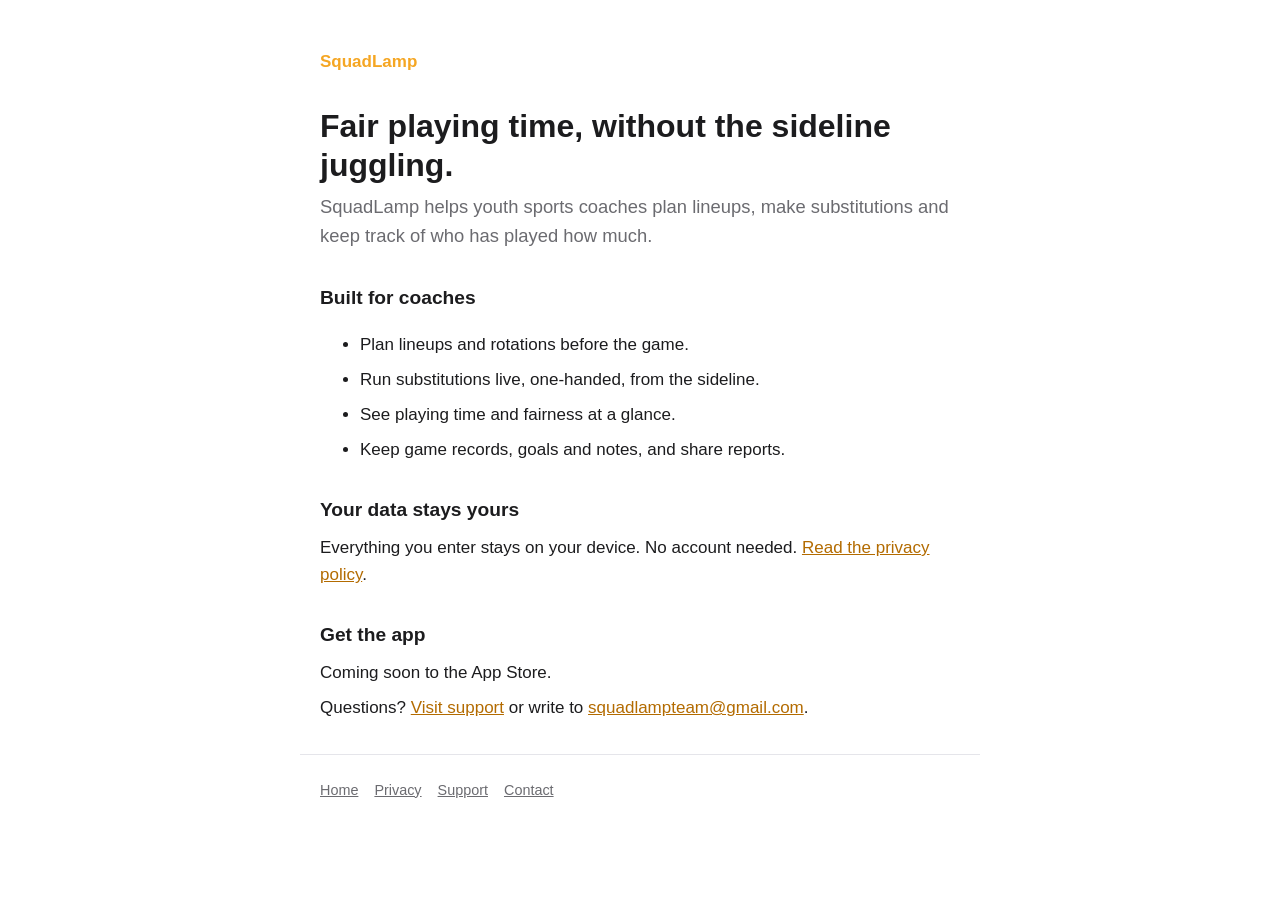
<file: index.html>
<!doctype html>
<html lang="en"><head><meta charset="utf-8"><meta name="viewport" content="width=device-width,initial-scale=1">
<title>SquadLamp: fair playing time for youth sports</title>
<meta name="description" content="SquadLamp helps youth sports coaches plan lineups, track playing time and keep game records.">
<link rel="stylesheet" href="/style.css"></head><body><main>
<a class="brand" href="/">SquadLamp</a>
<h1>Fair playing time, without the sideline juggling.</h1>
<p class="tag">SquadLamp helps youth sports coaches plan lineups, make substitutions and keep track of who has played how much.</p>
<h2>Built for coaches</h2>
<ul>
<li>Plan lineups and rotations before the game.</li>
<li>Run substitutions live, one-handed, from the sideline.</li>
<li>See playing time and fairness at a glance.</li>
<li>Keep game records, goals and notes, and share reports.</li>
</ul>
<h2>Your data stays yours</h2>
<p>Everything you enter stays on your device. No account needed. <a href="/privacy/">Read the privacy policy</a>.</p>
<h2>Get the app</h2>
<p>Coming soon to the App Store.</p>
<p>Questions? <a href="/support/">Visit support</a> or write to <a href="mailto:squadlampteam@gmail.com">squadlampteam@gmail.com</a>.</p>
</main><footer><a href="/">Home</a><a href="/privacy/">Privacy</a><a href="/support/">Support</a><a href="mailto:squadlampteam@gmail.com">Contact</a></footer></body></html>
</file>
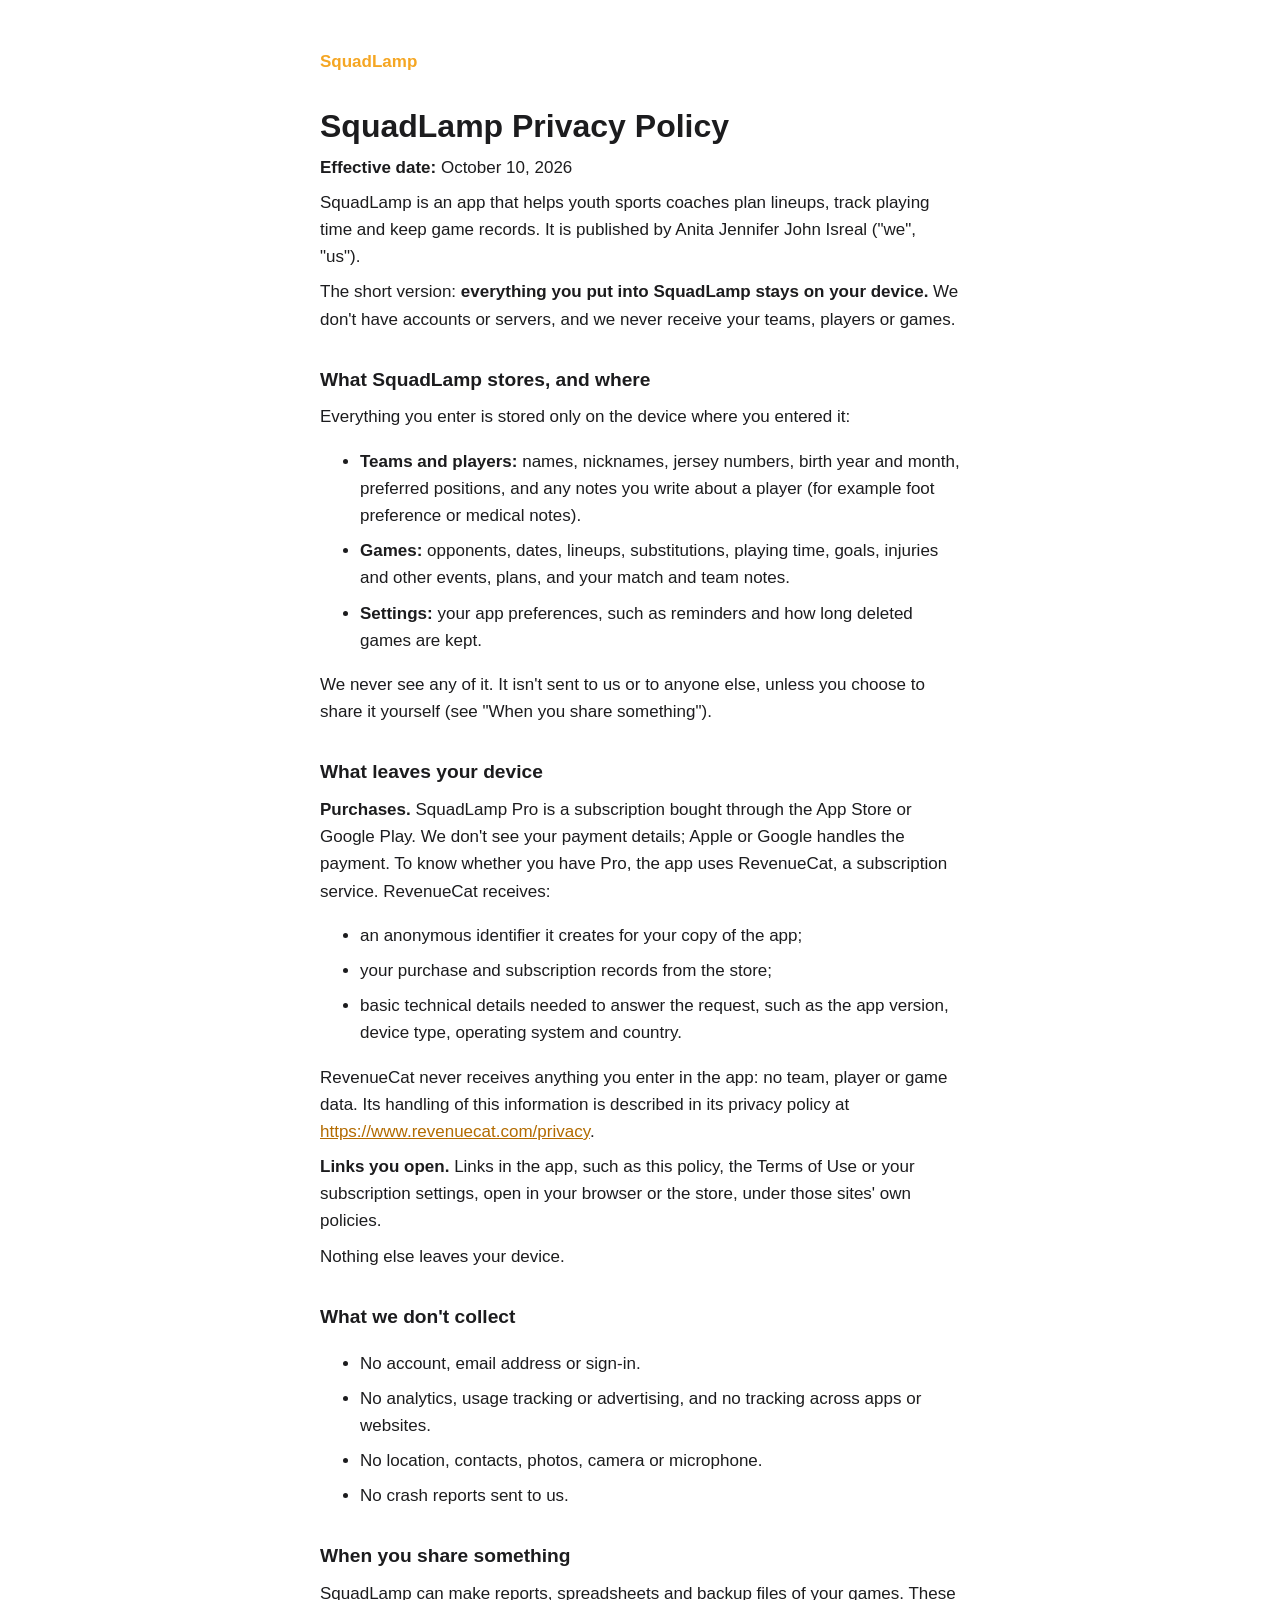
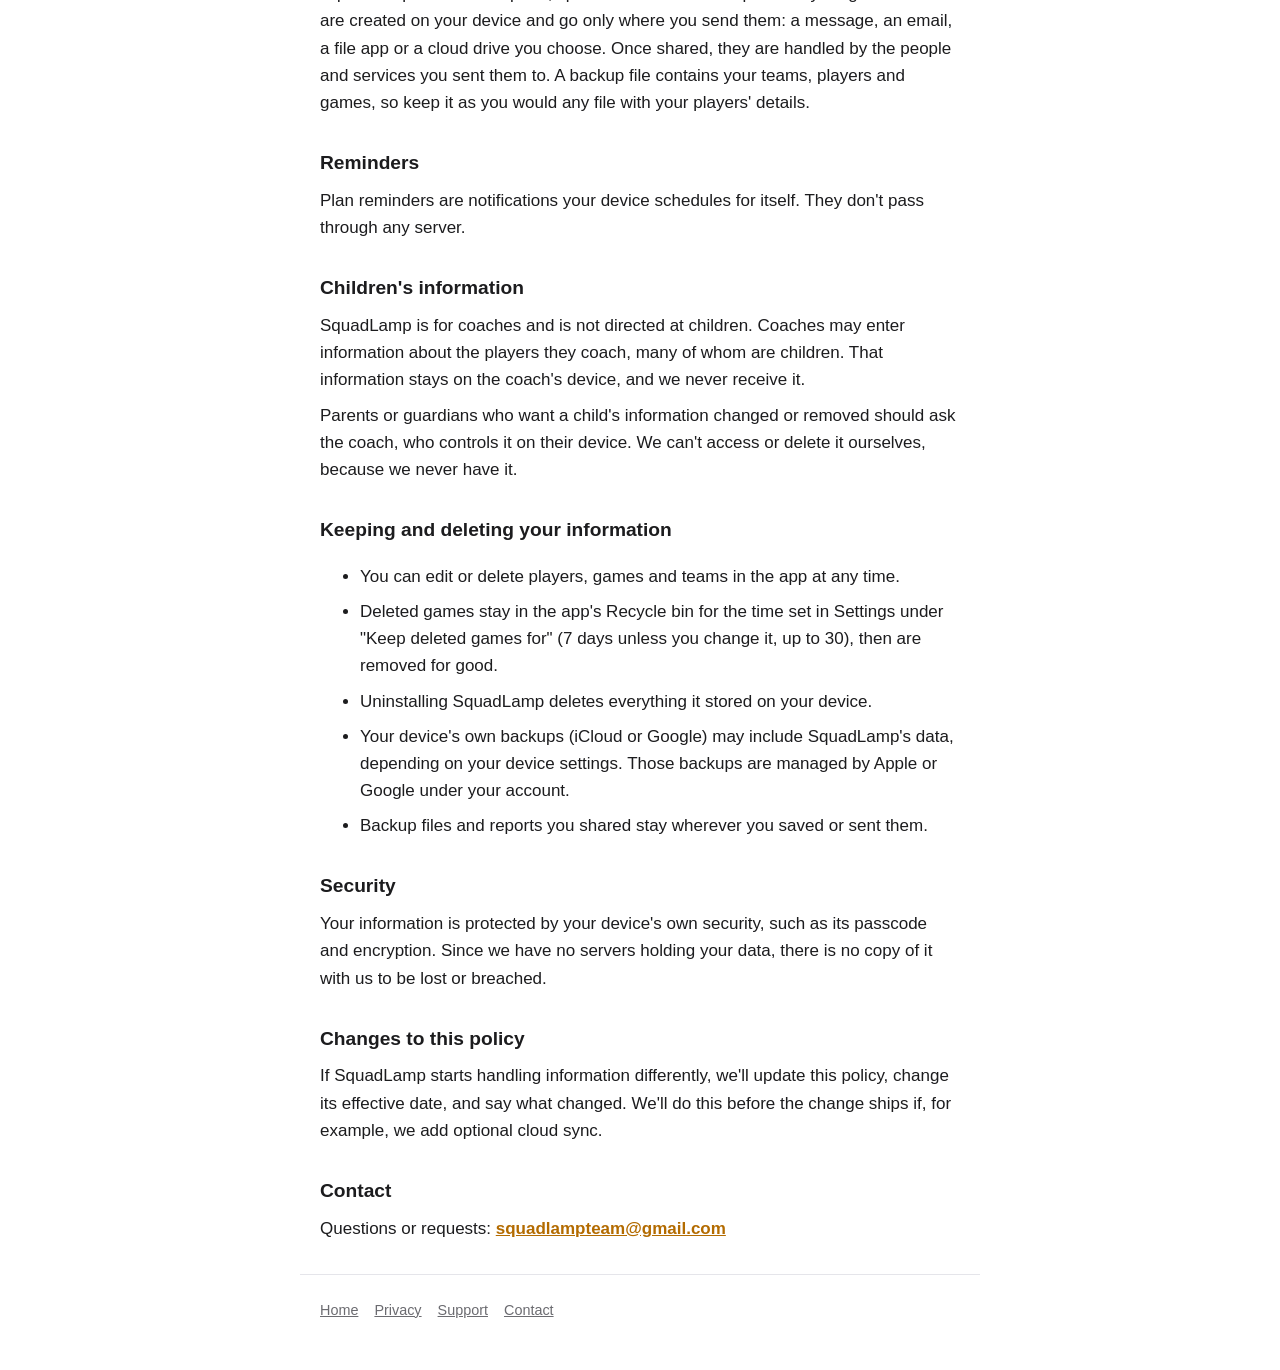
<file: privacy/index.html>
<!doctype html>
<html lang="en"><head><meta charset="utf-8"><meta name="viewport" content="width=device-width,initial-scale=1">
<title>SquadLamp Privacy Policy</title>
<link rel="stylesheet" href="/style.css"></head><body><main>
<a class="brand" href="/">SquadLamp</a>
<h1>SquadLamp Privacy Policy</h1>
<p><strong>Effective date:</strong> October 10, 2026</p>
<p>SquadLamp is an app that helps youth sports coaches plan lineups, track playing time and keep game records. It is published by Anita Jennifer John Isreal ("we", "us").</p>
<p>The short version: <strong>everything you put into SquadLamp stays on your device.</strong> We don't have accounts or servers, and we never receive your teams, players or games.</p>
<h2>What SquadLamp stores, and where</h2>
<p>Everything you enter is stored only on the device where you entered it:</p>
<ul><li><strong>Teams and players:</strong> names, nicknames, jersey numbers, birth year and month, preferred positions, and any notes you write about a player (for example foot preference or medical notes).</li><li><strong>Games:</strong> opponents, dates, lineups, substitutions, playing time, goals, injuries and other events, plans, and your match and team notes.</li><li><strong>Settings:</strong> your app preferences, such as reminders and how long deleted games are kept.</li></ul>
<p>We never see any of it. It isn't sent to us or to anyone else, unless you choose to share it yourself (see "When you share something").</p>
<h2>What leaves your device</h2>
<p><strong>Purchases.</strong> SquadLamp Pro is a subscription bought through the App Store or Google Play. We don't see your payment details; Apple or Google handles the payment. To know whether you have Pro, the app uses RevenueCat, a subscription service. RevenueCat receives:</p>
<ul><li>an anonymous identifier it creates for your copy of the app;</li><li>your purchase and subscription records from the store;</li><li>basic technical details needed to answer the request, such as the app version, device type, operating system and country.</li></ul>
<p>RevenueCat never receives anything you enter in the app: no team, player or game data. Its handling of this information is described in its privacy policy at <a href="https://www.revenuecat.com/privacy">https://www.revenuecat.com/privacy</a>.</p>
<p><strong>Links you open.</strong> Links in the app, such as this policy, the Terms of Use or your subscription settings, open in your browser or the store, under those sites' own policies.</p>
<p>Nothing else leaves your device.</p>
<h2>What we don't collect</h2>
<ul><li>No account, email address or sign-in.</li><li>No analytics, usage tracking or advertising, and no tracking across apps or websites.</li><li>No location, contacts, photos, camera or microphone.</li><li>No crash reports sent to us.</li></ul>
<h2>When you share something</h2>
<p>SquadLamp can make reports, spreadsheets and backup files of your games. These are created on your device and go only where you send them: a message, an email, a file app or a cloud drive you choose. Once shared, they are handled by the people and services you sent them to. A backup file contains your teams, players and games, so keep it as you would any file with your players' details.</p>
<h2>Reminders</h2>
<p>Plan reminders are notifications your device schedules for itself. They don't pass through any server.</p>
<h2>Children's information</h2>
<p>SquadLamp is for coaches and is not directed at children. Coaches may enter information about the players they coach, many of whom are children. That information stays on the coach's device, and we never receive it.</p>
<p>Parents or guardians who want a child's information changed or removed should ask the coach, who controls it on their device. We can't access or delete it ourselves, because we never have it.</p>
<h2>Keeping and deleting your information</h2>
<ul><li>You can edit or delete players, games and teams in the app at any time.</li><li>Deleted games stay in the app's Recycle bin for the time set in Settings under "Keep deleted games for" (7 days unless you change it, up to 30), then are removed for good.</li><li>Uninstalling SquadLamp deletes everything it stored on your device.</li><li>Your device's own backups (iCloud or Google) may include SquadLamp's data, depending on your device settings. Those backups are managed by Apple or Google under your account.</li><li>Backup files and reports you shared stay wherever you saved or sent them.</li></ul>
<h2>Security</h2>
<p>Your information is protected by your device's own security, such as its passcode and encryption. Since we have no servers holding your data, there is no copy of it with us to be lost or breached.</p>
<h2>Changes to this policy</h2>
<p>If SquadLamp starts handling information differently, we'll update this policy, change its effective date, and say what changed. We'll do this before the change ships if, for example, we add optional cloud sync.</p>
<h2>Contact</h2>
<p>Questions or requests: <strong><a href="mailto:squadlampteam@gmail.com">squadlampteam@gmail.com</a></strong></p>
</main><footer><a href="/">Home</a><a href="/privacy/">Privacy</a><a href="/support/">Support</a><a href="mailto:squadlampteam@gmail.com">Contact</a></footer></body></html>
</file>
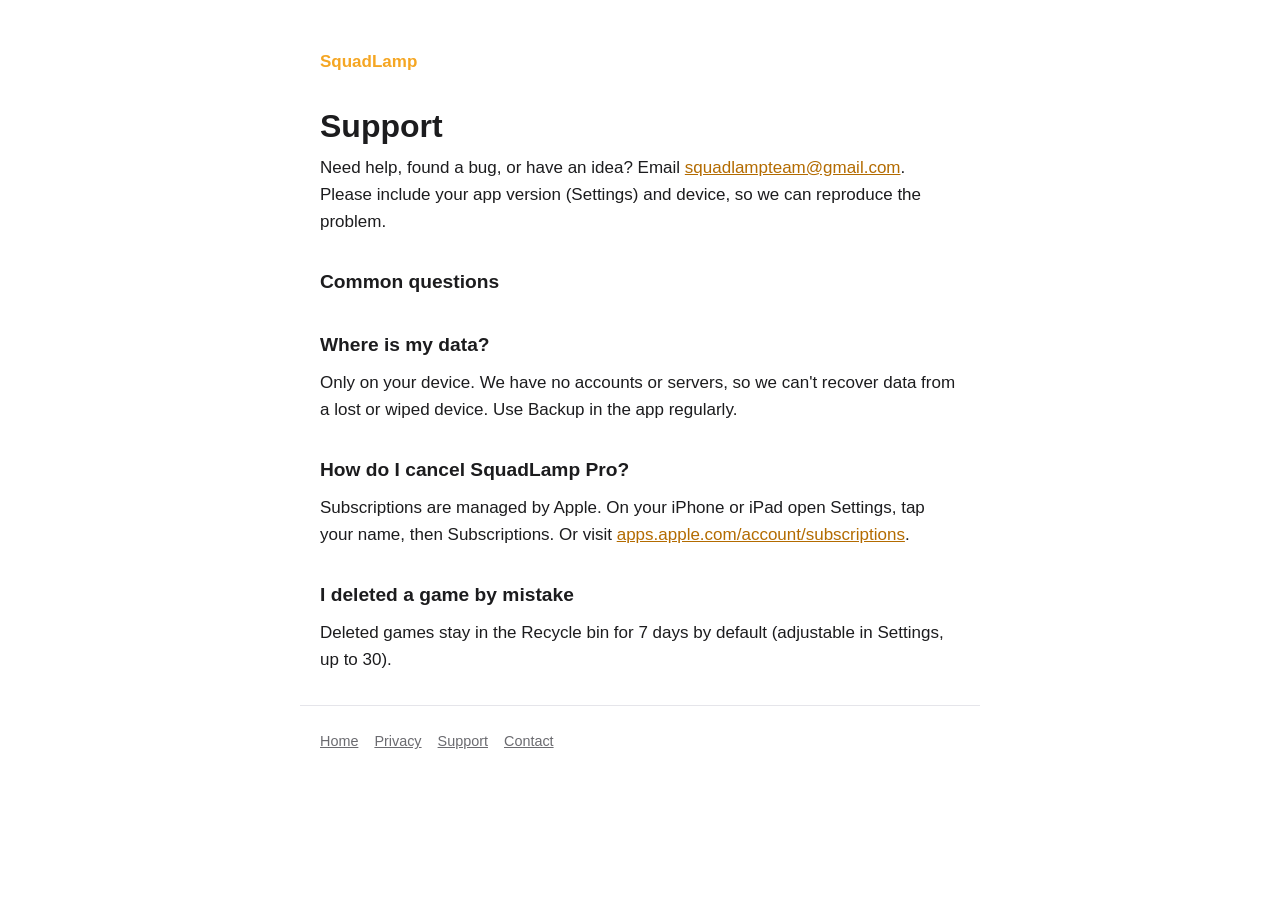
<file: support/index.html>
<!doctype html>
<html lang="en"><head><meta charset="utf-8"><meta name="viewport" content="width=device-width,initial-scale=1">
<title>SquadLamp Support</title>
<link rel="stylesheet" href="/style.css"></head><body><main>
<a class="brand" href="/">SquadLamp</a>
<h1>Support</h1>
<p>Need help, found a bug, or have an idea? Email <a href="mailto:squadlampteam@gmail.com">squadlampteam@gmail.com</a>. Please include your app version (Settings) and device, so we can reproduce the problem.</p>
<h2>Common questions</h2>
<h2>Where is my data?</h2>
<p>Only on your device. We have no accounts or servers, so we can't recover data from a lost or wiped device. Use Backup in the app regularly.</p>
<h2>How do I cancel SquadLamp Pro?</h2>
<p>Subscriptions are managed by Apple. On your iPhone or iPad open Settings, tap your name, then Subscriptions. Or visit <a href="https://apps.apple.com/account/subscriptions">apps.apple.com/account/subscriptions</a>.</p>
<h2>I deleted a game by mistake</h2>
<p>Deleted games stay in the Recycle bin for 7 days by default (adjustable in Settings, up to 30).</p>
</main><footer><a href="/">Home</a><a href="/privacy/">Privacy</a><a href="/support/">Support</a><a href="mailto:squadlampteam@gmail.com">Contact</a></footer></body></html>
</file>
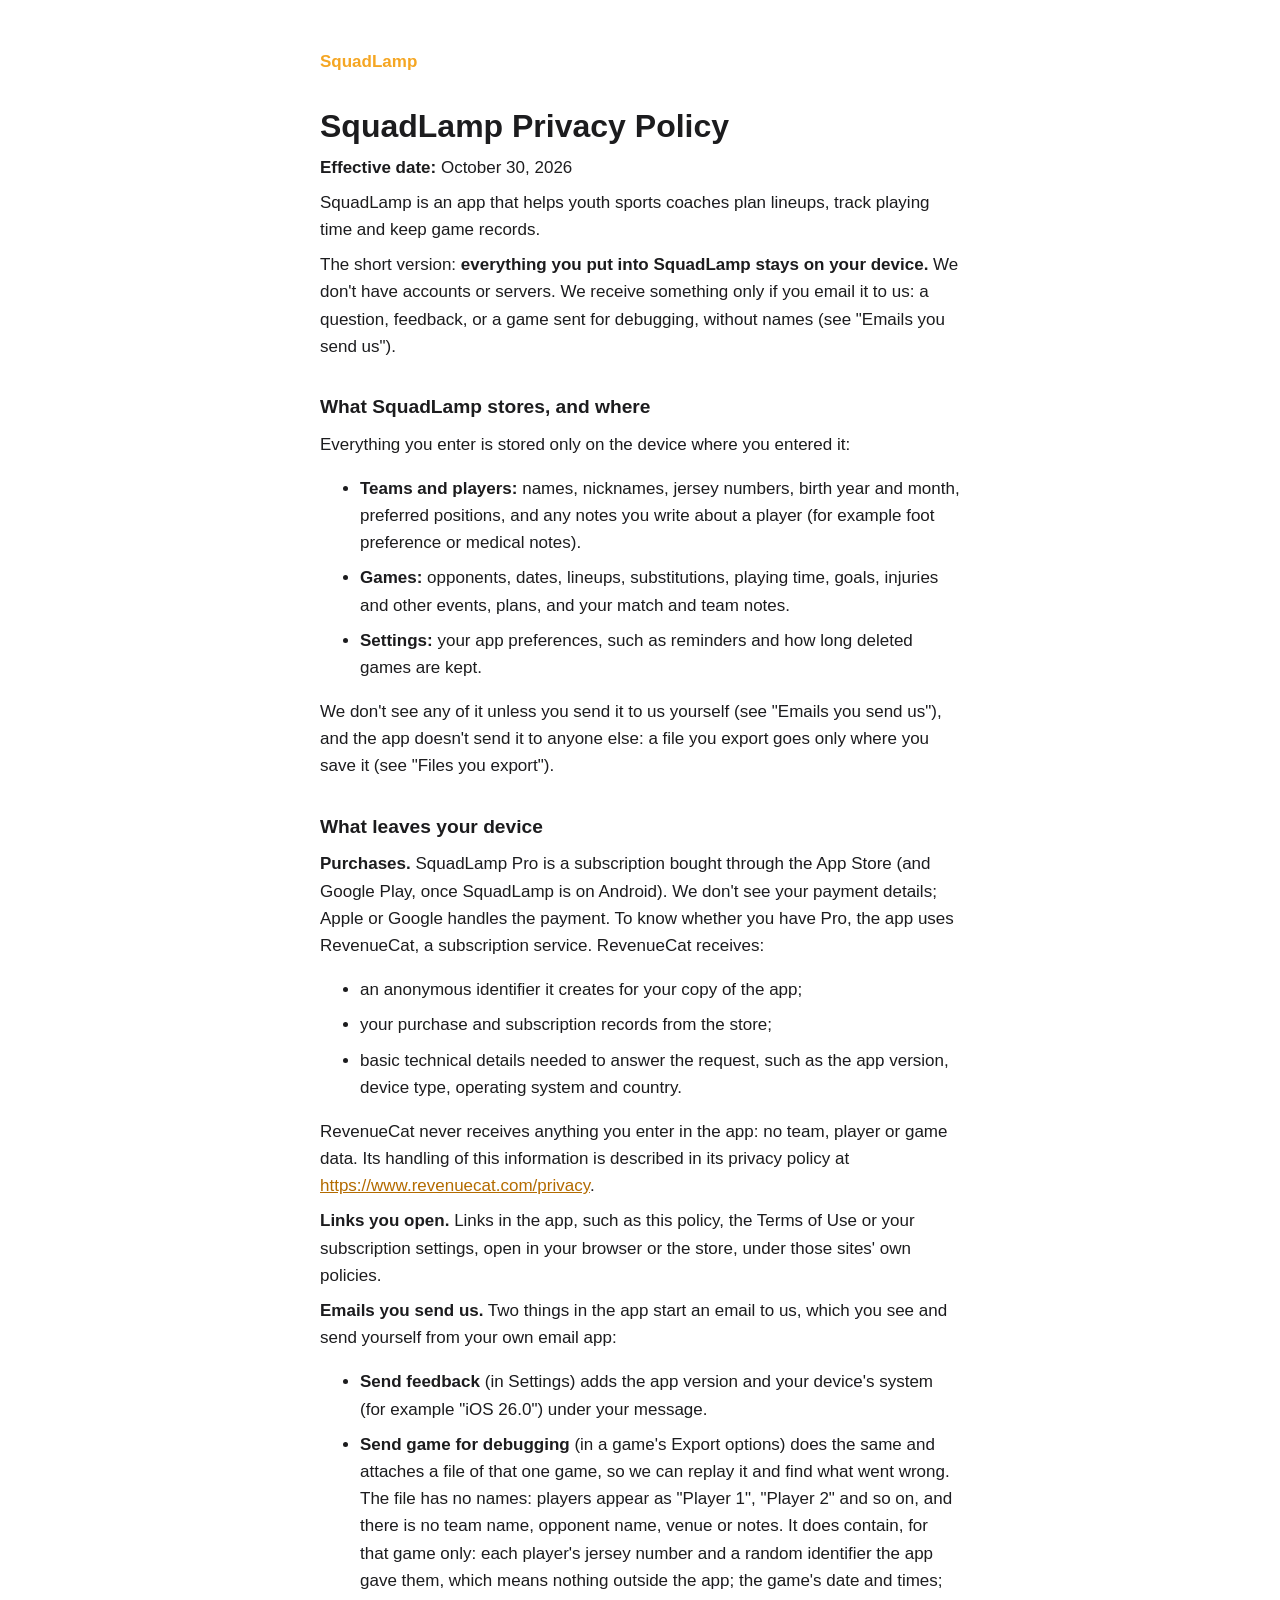
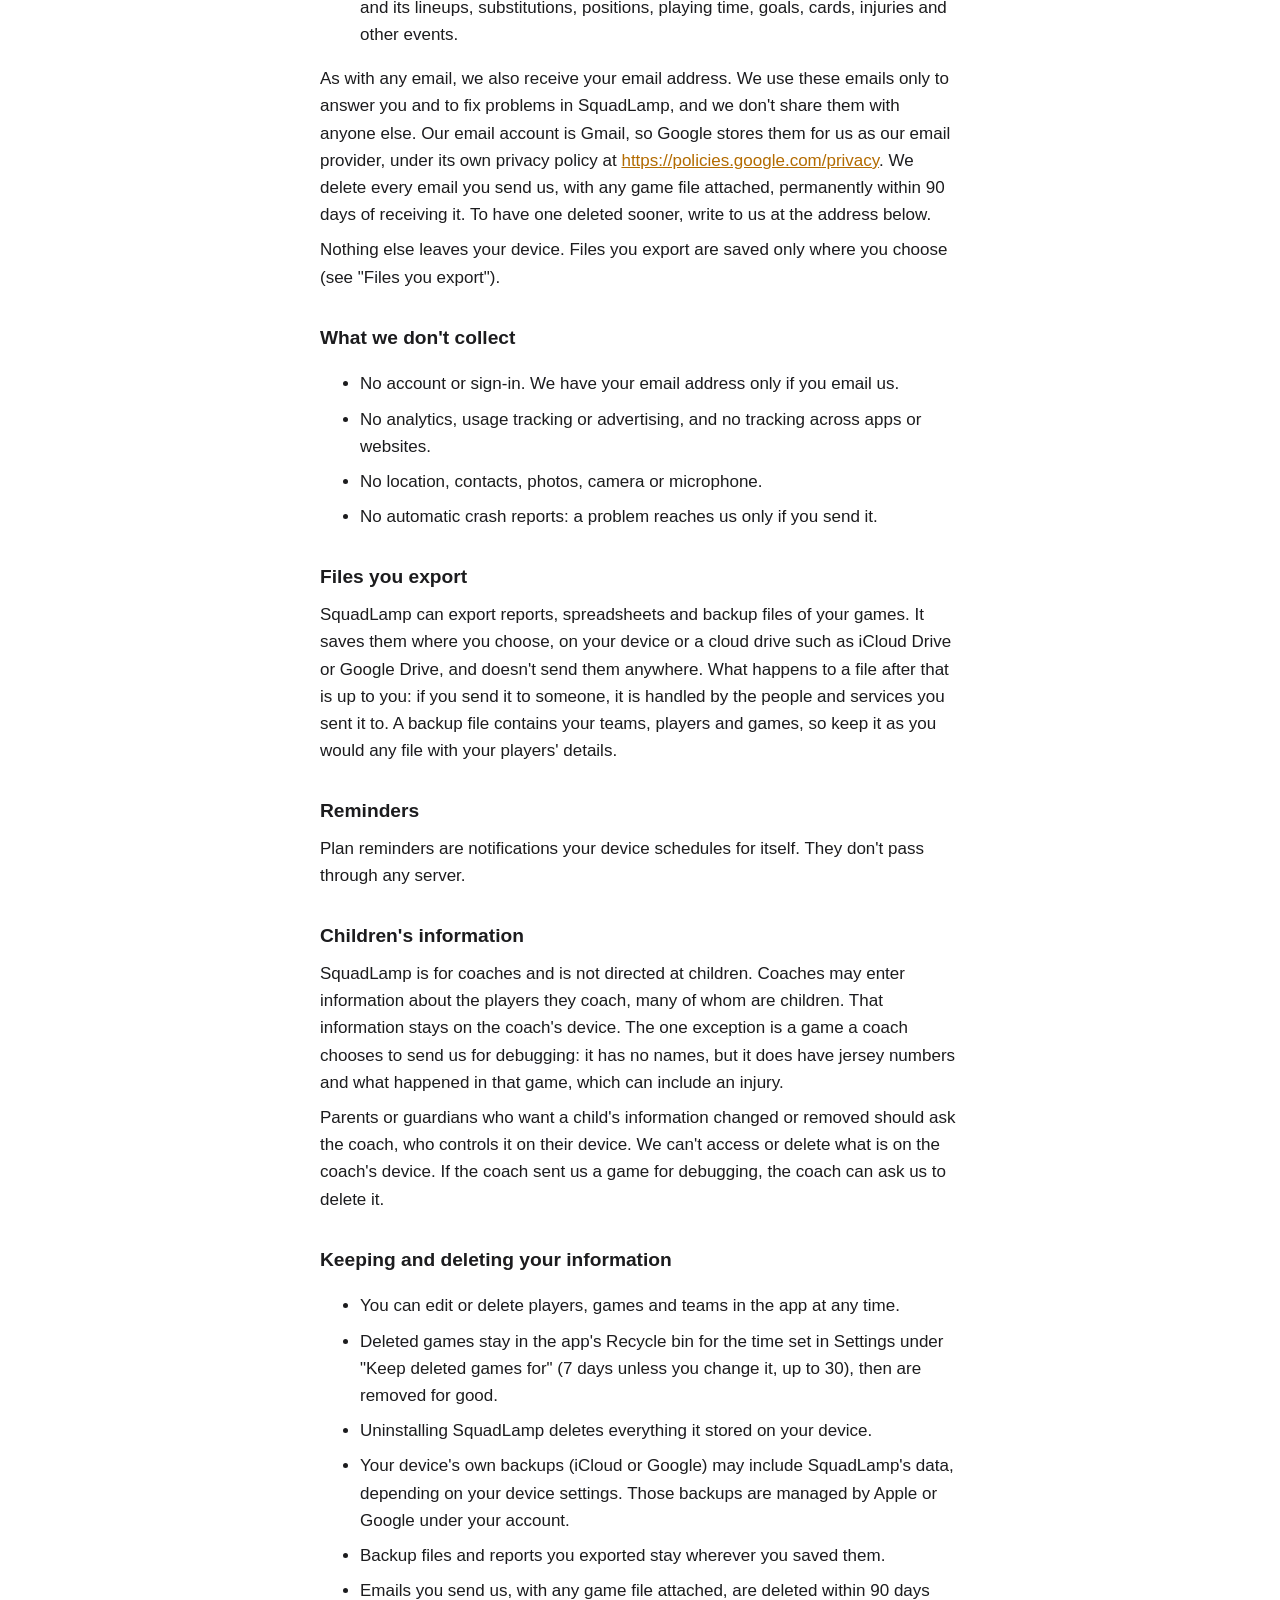
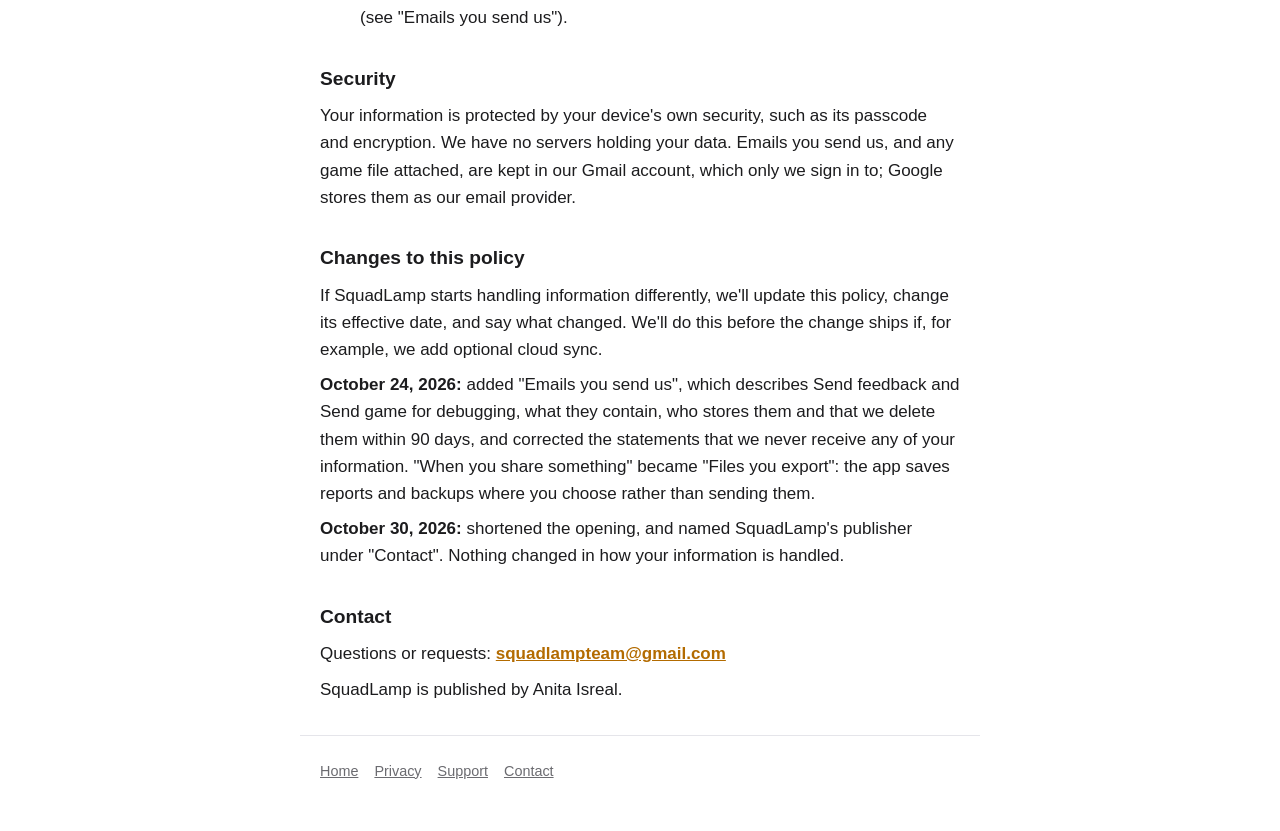
<file: public/privacy/index.html>
<!doctype html>
<html lang="en"><head><meta charset="utf-8"><meta name="viewport" content="width=device-width,initial-scale=1">
<title>SquadLamp Privacy Policy</title>
<link rel="stylesheet" href="/style.css"></head><body><main>
<a class="brand" href="/">SquadLamp</a>
<h1>SquadLamp Privacy Policy</h1>
<p><strong>Effective date:</strong> October 30, 2026</p>
<p>SquadLamp is an app that helps youth sports coaches plan lineups, track playing time and keep game records.</p>
<p>The short version: <strong>everything you put into SquadLamp stays on your device.</strong> We don't have accounts or servers. We receive something only if you email it to us: a question, feedback, or a game sent for debugging, without names (see "Emails you send us").</p>
<h2>What SquadLamp stores, and where</h2>
<p>Everything you enter is stored only on the device where you entered it:</p>
<ul><li><strong>Teams and players:</strong> names, nicknames, jersey numbers, birth year and month, preferred positions, and any notes you write about a player (for example foot preference or medical notes).</li><li><strong>Games:</strong> opponents, dates, lineups, substitutions, playing time, goals, injuries and other events, plans, and your match and team notes.</li><li><strong>Settings:</strong> your app preferences, such as reminders and how long deleted games are kept.</li></ul>
<p>We don't see any of it unless you send it to us yourself (see "Emails you send us"), and the app doesn't send it to anyone else: a file you export goes only where you save it (see "Files you export").</p>
<h2>What leaves your device</h2>
<p><strong>Purchases.</strong> SquadLamp Pro is a subscription bought through the App Store (and Google Play, once SquadLamp is on Android). We don't see your payment details; Apple or Google handles the payment. To know whether you have Pro, the app uses RevenueCat, a subscription service. RevenueCat receives:</p>
<ul><li>an anonymous identifier it creates for your copy of the app;</li><li>your purchase and subscription records from the store;</li><li>basic technical details needed to answer the request, such as the app version, device type, operating system and country.</li></ul>
<p>RevenueCat never receives anything you enter in the app: no team, player or game data. Its handling of this information is described in its privacy policy at <a href="https://www.revenuecat.com/privacy">https://www.revenuecat.com/privacy</a>.</p>
<p><strong>Links you open.</strong> Links in the app, such as this policy, the Terms of Use or your subscription settings, open in your browser or the store, under those sites' own policies.</p>
<p><strong>Emails you send us.</strong> Two things in the app start an email to us, which you see and send yourself from your own email app:</p>
<ul><li><strong>Send feedback</strong> (in Settings) adds the app version and your device's system (for example "iOS 26.0") under your message.</li><li><strong>Send game for debugging</strong> (in a game's Export options) does the same and attaches a file of that one game, so we can replay it and find what went wrong. The file has no names: players appear as "Player 1", "Player 2" and so on, and there is no team name, opponent name, venue or notes. It does contain, for that game only: each player's jersey number and a random identifier the app gave them, which means nothing outside the app; the game's date and times; and its lineups, substitutions, positions, playing time, goals, cards, injuries and other events.</li></ul>
<p>As with any email, we also receive your email address. We use these emails only to answer you and to fix problems in SquadLamp, and we don't share them with anyone else. Our email account is Gmail, so Google stores them for us as our email provider, under its own privacy policy at <a href="https://policies.google.com/privacy">https://policies.google.com/privacy</a>. We delete every email you send us, with any game file attached, permanently within 90 days of receiving it. To have one deleted sooner, write to us at the address below.</p>
<p>Nothing else leaves your device. Files you export are saved only where you choose (see "Files you export").</p>
<h2>What we don't collect</h2>
<ul><li>No account or sign-in. We have your email address only if you email us.</li><li>No analytics, usage tracking or advertising, and no tracking across apps or websites.</li><li>No location, contacts, photos, camera or microphone.</li><li>No automatic crash reports: a problem reaches us only if you send it.</li></ul>
<h2>Files you export</h2>
<p>SquadLamp can export reports, spreadsheets and backup files of your games. It saves them where you choose, on your device or a cloud drive such as iCloud Drive or Google Drive, and doesn't send them anywhere. What happens to a file after that is up to you: if you send it to someone, it is handled by the people and services you sent it to. A backup file contains your teams, players and games, so keep it as you would any file with your players' details.</p>
<h2>Reminders</h2>
<p>Plan reminders are notifications your device schedules for itself. They don't pass through any server.</p>
<h2>Children's information</h2>
<p>SquadLamp is for coaches and is not directed at children. Coaches may enter information about the players they coach, many of whom are children. That information stays on the coach's device. The one exception is a game a coach chooses to send us for debugging: it has no names, but it does have jersey numbers and what happened in that game, which can include an injury.</p>
<p>Parents or guardians who want a child's information changed or removed should ask the coach, who controls it on their device. We can't access or delete what is on the coach's device. If the coach sent us a game for debugging, the coach can ask us to delete it.</p>
<h2>Keeping and deleting your information</h2>
<ul><li>You can edit or delete players, games and teams in the app at any time.</li><li>Deleted games stay in the app's Recycle bin for the time set in Settings under "Keep deleted games for" (7 days unless you change it, up to 30), then are removed for good.</li><li>Uninstalling SquadLamp deletes everything it stored on your device.</li><li>Your device's own backups (iCloud or Google) may include SquadLamp's data, depending on your device settings. Those backups are managed by Apple or Google under your account.</li><li>Backup files and reports you exported stay wherever you saved them.</li><li>Emails you send us, with any game file attached, are deleted within 90 days (see "Emails you send us").</li></ul>
<h2>Security</h2>
<p>Your information is protected by your device's own security, such as its passcode and encryption. We have no servers holding your data. Emails you send us, and any game file attached, are kept in our Gmail account, which only we sign in to; Google stores them as our email provider.</p>
<h2>Changes to this policy</h2>
<p>If SquadLamp starts handling information differently, we'll update this policy, change its effective date, and say what changed. We'll do this before the change ships if, for example, we add optional cloud sync.</p>
<p><strong>October 24, 2026:</strong> added "Emails you send us", which describes Send feedback and Send game for debugging, what they contain, who stores them and that we delete them within 90 days, and corrected the statements that we never receive any of your information. "When you share something" became "Files you export": the app saves reports and backups where you choose rather than sending them.</p>
<p><strong>October 30, 2026:</strong> shortened the opening, and named SquadLamp's publisher under "Contact". Nothing changed in how your information is handled.</p>
<h2>Contact</h2>
<p>Questions or requests: <strong><a href="mailto:squadlampteam@gmail.com">squadlampteam@gmail.com</a></strong></p>
<p>SquadLamp is published by Anita Isreal.</p>
</main><footer><a href="/">Home</a><a href="/privacy/">Privacy</a><a href="/support/">Support</a><a href="mailto:squadlampteam@gmail.com">Contact</a></footer></body></html>
</file>
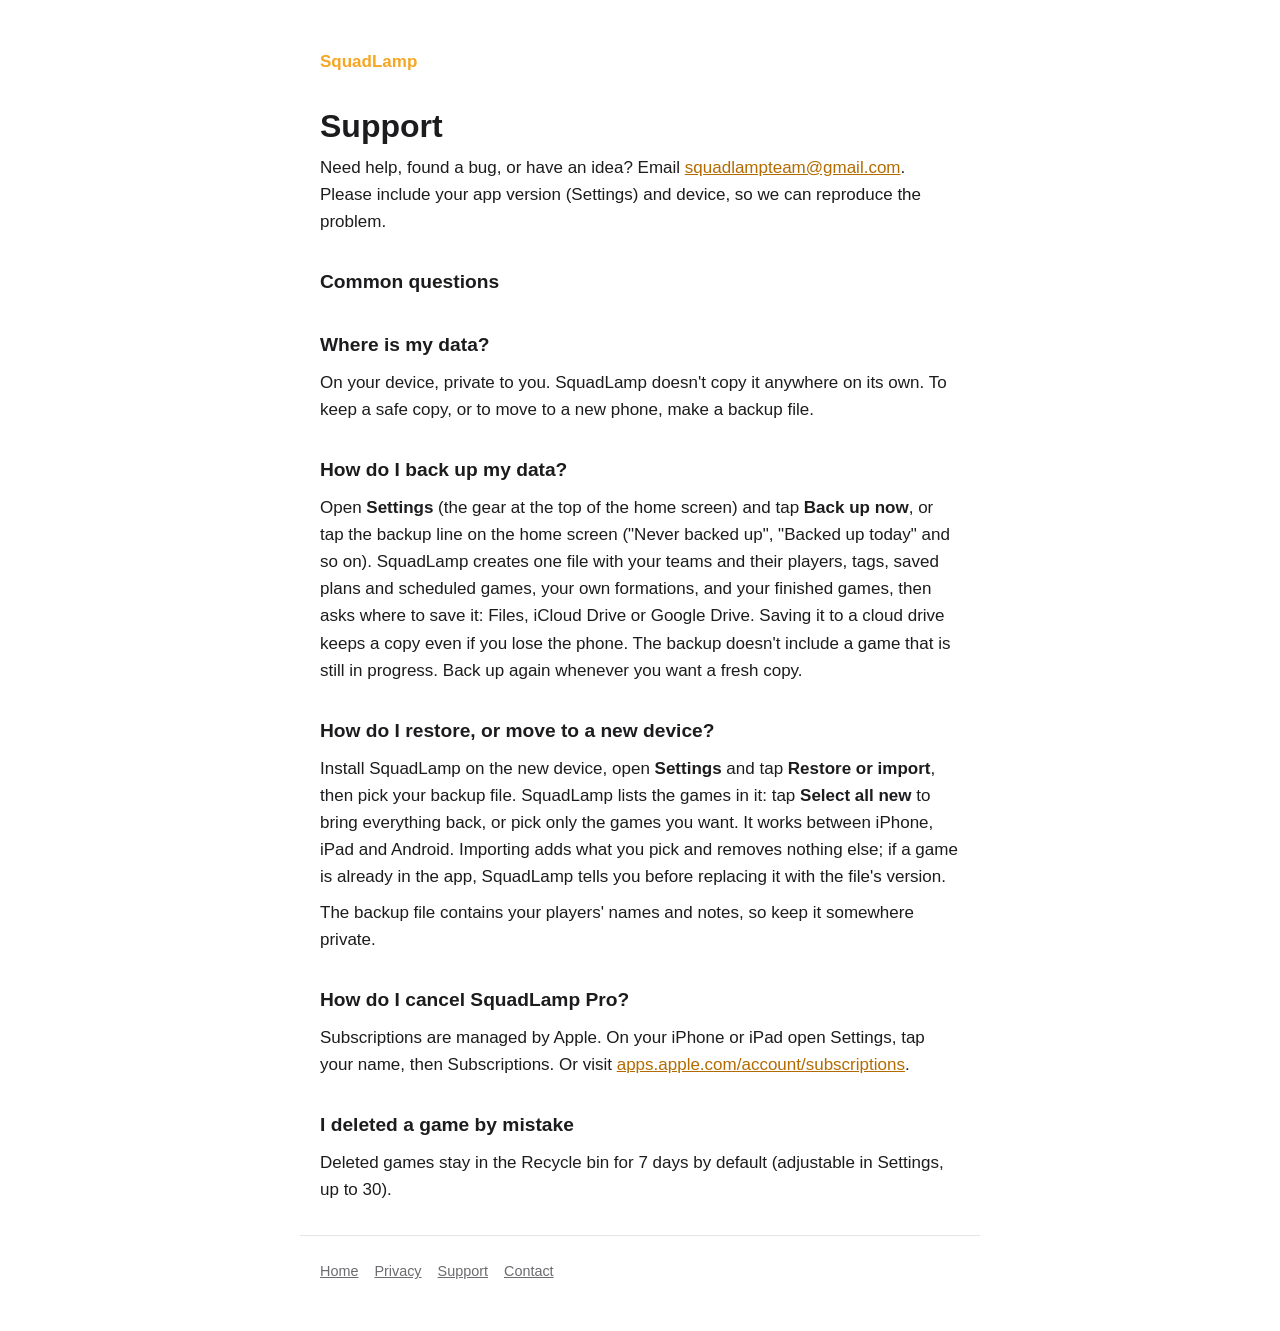
<file: public/support/index.html>
<!doctype html>
<html lang="en"><head><meta charset="utf-8"><meta name="viewport" content="width=device-width,initial-scale=1">
<title>SquadLamp Support</title>
<link rel="stylesheet" href="/style.css"></head><body><main>
<a class="brand" href="/">SquadLamp</a>
<h1>Support</h1>
<p>Need help, found a bug, or have an idea? Email <a href="mailto:squadlampteam@gmail.com">squadlampteam@gmail.com</a>. Please include your app version (Settings) and device, so we can reproduce the problem.</p>
<h2>Common questions</h2>
<h2>Where is my data?</h2>
<p>On your device, private to you. SquadLamp doesn't copy it anywhere on its own. To keep a safe copy, or to move to a new phone, make a backup file.</p>
<h2>How do I back up my data?</h2>
<p>Open <strong>Settings</strong> (the gear at the top of the home screen) and tap <strong>Back up now</strong>, or tap the backup line on the home screen ("Never backed up", "Backed up today" and so on). SquadLamp creates one file with your teams and their players, tags, saved plans and scheduled games, your own formations, and your finished games, then asks where to save it: Files, iCloud Drive or Google Drive. Saving it to a cloud drive keeps a copy even if you lose the phone. The backup doesn't include a game that is still in progress. Back up again whenever you want a fresh copy.</p>
<h2>How do I restore, or move to a new device?</h2>
<p>Install SquadLamp on the new device, open <strong>Settings</strong> and tap <strong>Restore or import</strong>, then pick your backup file. SquadLamp lists the games in it: tap <strong>Select all new</strong> to bring everything back, or pick only the games you want. It works between iPhone, iPad and Android. Importing adds what you pick and removes nothing else; if a game is already in the app, SquadLamp tells you before replacing it with the file's version.</p>
<p>The backup file contains your players' names and notes, so keep it somewhere private.</p>
<h2>How do I cancel SquadLamp Pro?</h2>
<p>Subscriptions are managed by Apple. On your iPhone or iPad open Settings, tap your name, then Subscriptions. Or visit <a href="https://apps.apple.com/account/subscriptions">apps.apple.com/account/subscriptions</a>.</p>
<h2>I deleted a game by mistake</h2>
<p>Deleted games stay in the Recycle bin for 7 days by default (adjustable in Settings, up to 30).</p>
</main><footer><a href="/">Home</a><a href="/privacy/">Privacy</a><a href="/support/">Support</a><a href="mailto:squadlampteam@gmail.com">Contact</a></footer></body></html>
</file>
<file: style.css>
:root{--bg:#fff;--fg:#1c1c1e;--muted:#6b6b70;--accent:#f5a623;--line:#e5e5ea}
@media (prefers-color-scheme:dark){:root{--bg:#111113;--fg:#f2f2f7;--muted:#9a9aa0;--line:#2c2c2e}}
*{box-sizing:border-box}
body{margin:0;background:var(--bg);color:var(--fg);font:17px/1.6 -apple-system,BlinkMacSystemFont,"Segoe UI",Roboto,sans-serif}
main{max-width:680px;margin:0 auto;padding:48px 20px 24px}
h1{font-size:2rem;line-height:1.2;margin:0 0 .5rem}
h2{font-size:1.2rem;margin:2rem 0 .5rem}
p,li{margin:.5rem 0}
a{color:#b36b00}
@media (prefers-color-scheme:dark){a{color:var(--accent)}}
.tag{color:var(--muted);font-size:1.15rem;margin:0 0 2rem}
.brand{font-weight:700;color:var(--accent);text-decoration:none;display:inline-block;margin-bottom:2rem}
footer{max-width:680px;margin:0 auto;padding:24px 20px 48px;border-top:1px solid var(--line);color:var(--muted);font-size:.9rem}
footer a{color:var(--muted);margin-right:1rem}
</file>
